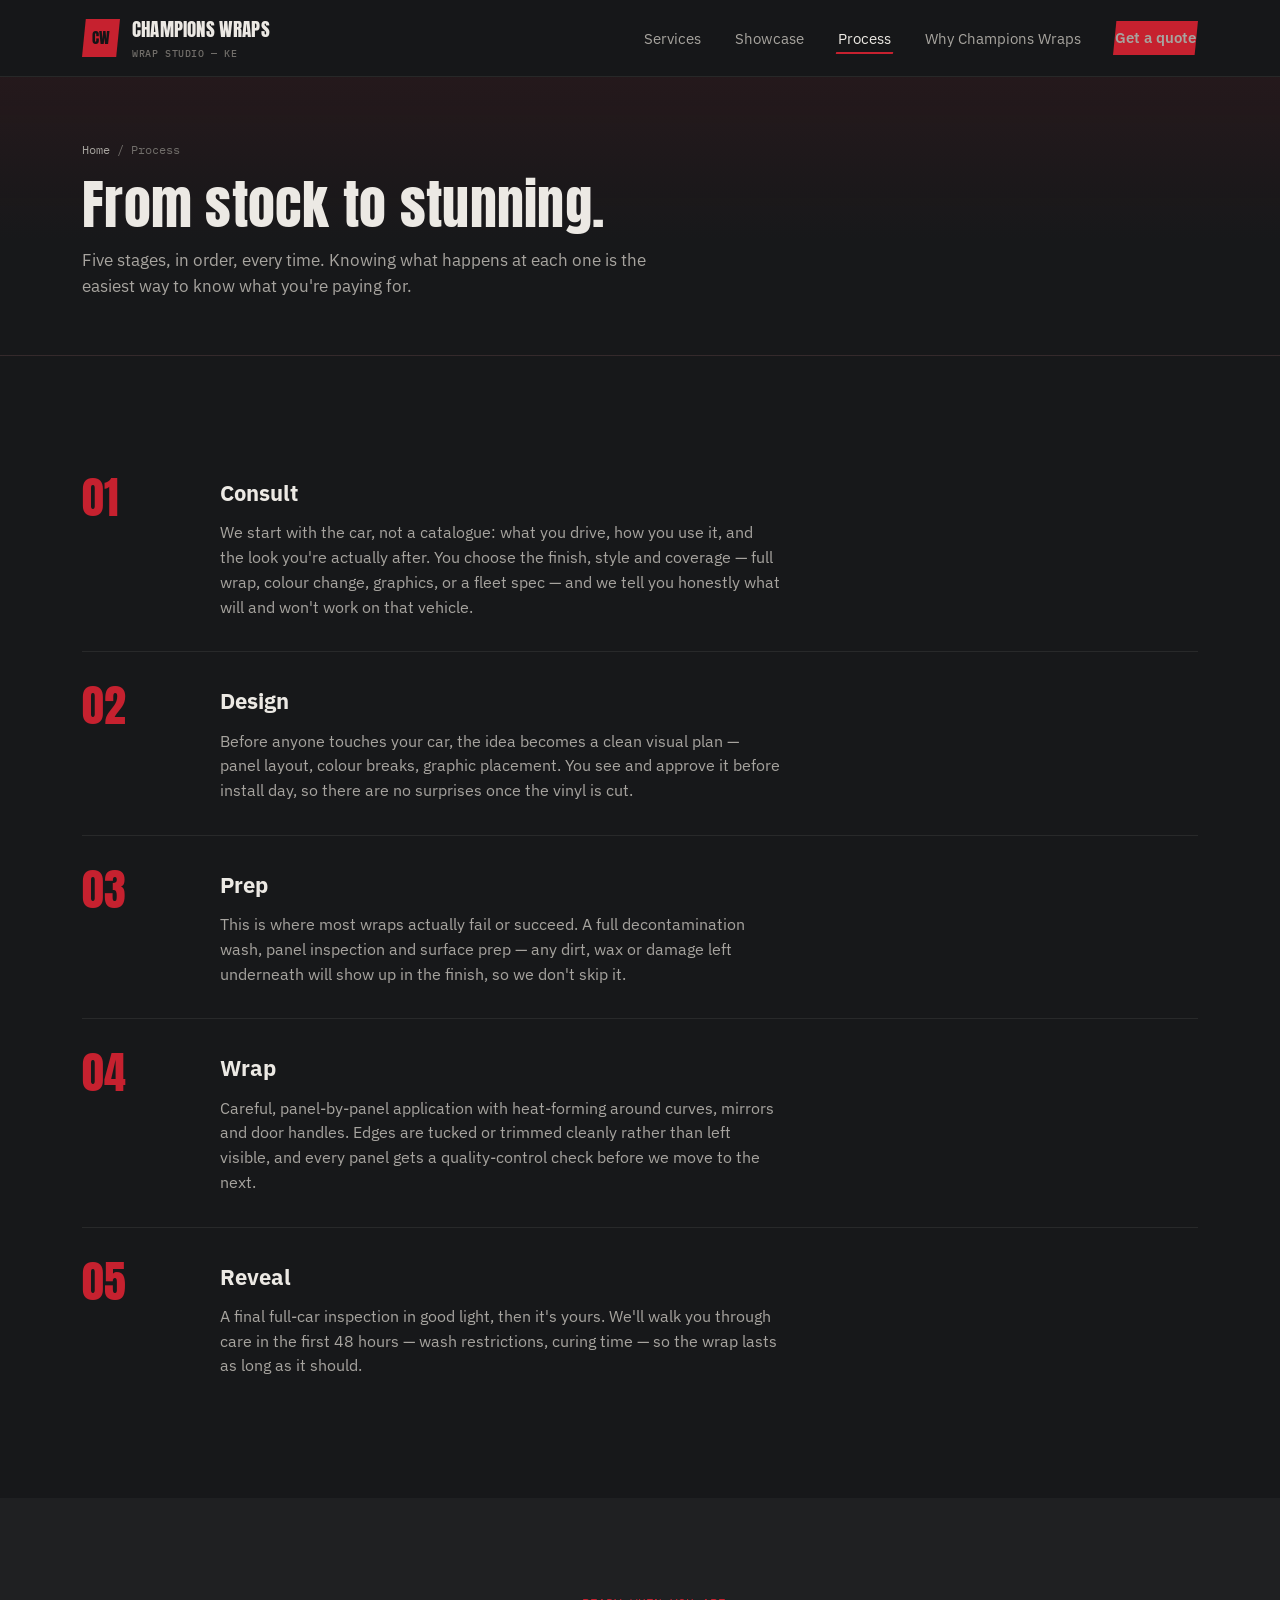
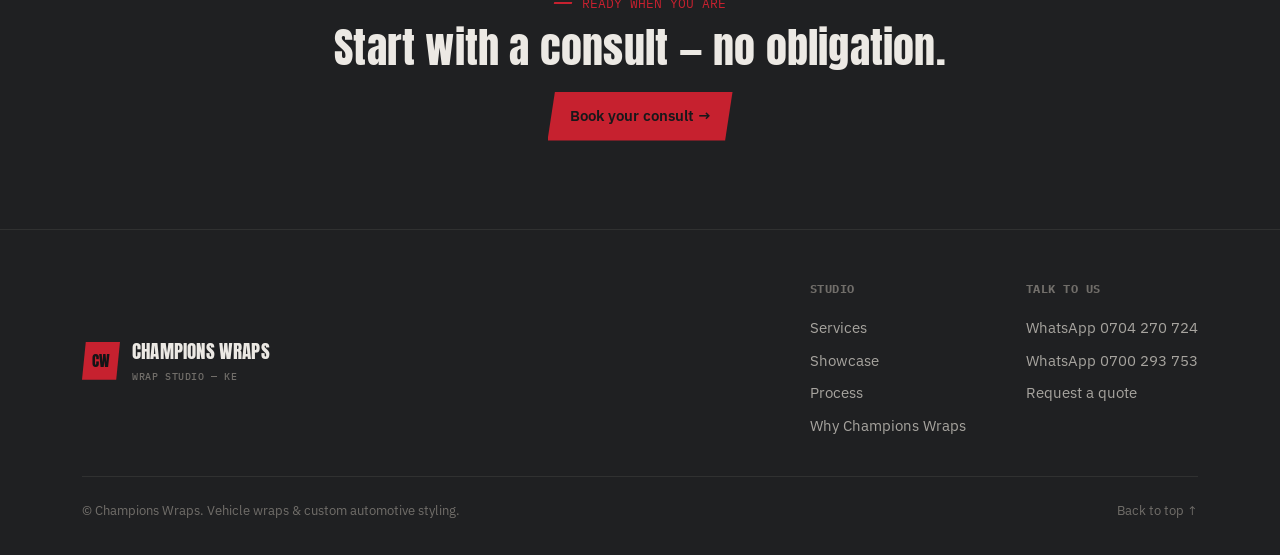
<file: process.html>
<!DOCTYPE html>
<html lang="en">
<head>
<meta charset="UTF-8">
<meta name="viewport" content="width=device-width, initial-scale=1.0">
<title>Process — Champions Wraps</title>
<meta name="description" content="How a Champions Wraps job runs, from first consult to final reveal.">
<link rel="stylesheet" href="css/style.css">
</head>
<body>

<header class="site-header">
  <nav class="nav wrap">
    <a href="index.html" class="brand">
      <span class="brand-mark">CW</span>
      <span>CHAMPIONS WRAPS<small>WRAP STUDIO — KE</small></span>
    </a>
    <ul class="nav-links" id="nav-links">
      <li><a href="services.html">Services</a></li>
      <li><a href="showcase.html">Showcase</a></li>
      <li><a href="process.html" aria-current="page">Process</a></li>
      <li><a href="about.html">Why Champions Wraps</a></li>
      <li class="nav-cta"><a href="quote.html" class="btn btn-primary">Get a quote</a></li>
    </ul>
    <button class="nav-toggle" aria-label="Toggle menu" aria-expanded="false"><span></span></button>
  </nav>
</header>

<main>
  <section class="page-hero">
    <div class="wrap">
      <div class="crumb"><a href="index.html">Home</a> / Process</div>
      <h1 class="display">From stock to stunning.</h1>
      <p class="lede">Five stages, in order, every time. Knowing what happens at each one is the easiest way to know what you're paying for.</p>
    </div>
  </section>

  <section>
    <div class="wrap">
      <div style="display:flex; flex-direction:column;">

        <div style="display:grid; grid-template-columns:110px 1fr; gap:28px; padding:32px 0; border-bottom:1px solid var(--line-soft);">
          <div class="display" style="font-size:44px; color:var(--red);">01</div>
          <div>
            <h3 style="font-size:22px; margin-bottom:10px;">Consult</h3>
            <p style="color:var(--text-dim); max-width:56ch;">We start with the car, not a catalogue: what you drive, how you use it, and the look you're actually after. You choose the finish, style and coverage — full wrap, colour change, graphics, or a fleet spec — and we tell you honestly what will and won't work on that vehicle.</p>
          </div>
        </div>

        <div style="display:grid; grid-template-columns:110px 1fr; gap:28px; padding:32px 0; border-bottom:1px solid var(--line-soft);">
          <div class="display" style="font-size:44px; color:var(--red);">02</div>
          <div>
            <h3 style="font-size:22px; margin-bottom:10px;">Design</h3>
            <p style="color:var(--text-dim); max-width:56ch;">Before anyone touches your car, the idea becomes a clean visual plan — panel layout, colour breaks, graphic placement. You see and approve it before install day, so there are no surprises once the vinyl is cut.</p>
          </div>
        </div>

        <div style="display:grid; grid-template-columns:110px 1fr; gap:28px; padding:32px 0; border-bottom:1px solid var(--line-soft);">
          <div class="display" style="font-size:44px; color:var(--red);">03</div>
          <div>
            <h3 style="font-size:22px; margin-bottom:10px;">Prep</h3>
            <p style="color:var(--text-dim); max-width:56ch;">This is where most wraps actually fail or succeed. A full decontamination wash, panel inspection and surface prep — any dirt, wax or damage left underneath will show up in the finish, so we don't skip it.</p>
          </div>
        </div>

        <div style="display:grid; grid-template-columns:110px 1fr; gap:28px; padding:32px 0; border-bottom:1px solid var(--line-soft);">
          <div class="display" style="font-size:44px; color:var(--red);">04</div>
          <div>
            <h3 style="font-size:22px; margin-bottom:10px;">Wrap</h3>
            <p style="color:var(--text-dim); max-width:56ch;">Careful, panel-by-panel application with heat-forming around curves, mirrors and door handles. Edges are tucked or trimmed cleanly rather than left visible, and every panel gets a quality-control check before we move to the next.</p>
          </div>
        </div>

        <div style="display:grid; grid-template-columns:110px 1fr; gap:28px; padding:32px 0;">
          <div class="display" style="font-size:44px; color:var(--red);">05</div>
          <div>
            <h3 style="font-size:22px; margin-bottom:10px;">Reveal</h3>
            <p style="color:var(--text-dim); max-width:56ch;">A final full-car inspection in good light, then it's yours. We'll walk you through care in the first 48 hours — wash restrictions, curing time — so the wrap lasts as long as it should.</p>
          </div>
        </div>

      </div>
    </div>
  </section>

  <section style="background:var(--bg-panel); text-align:center;">
    <div class="wrap">
      <div class="kicker" style="justify-content:center;">READY WHEN YOU ARE</div>
      <h2 class="display" style="font-size:clamp(28px,3.8vw,42px); margin-bottom:24px;">Start with a consult — no obligation.</h2>
      <a href="quote.html" class="btn btn-primary">Book your consult →</a>
    </div>
  </section>
</main>

<footer>
  <div class="wrap">
    <div class="footer-top">
      <a href="index.html" class="brand">
        <span class="brand-mark">CW</span>
        <span>CHAMPIONS WRAPS<small>WRAP STUDIO — KE</small></span>
      </a>
      <div class="footer-cols">
        <div class="footer-col">
          <h4>STUDIO</h4>
          <a href="services.html">Services</a>
          <a href="showcase.html">Showcase</a>
          <a href="process.html">Process</a>
          <a href="about.html">Why Champions Wraps</a>
        </div>
        <div class="footer-col">
          <h4>TALK TO US</h4>
          <a href="https://wa.me/254704270724" target="_blank" rel="noopener">WhatsApp 0704 270 724</a>
          <a href="https://wa.me/254700293753" target="_blank" rel="noopener">WhatsApp 0700 293 753</a>
          <a href="quote.html">Request a quote</a>
        </div>
      </div>
    </div>
    <div class="footer-bottom">
      <span>© Champions Wraps. Vehicle wraps &amp; custom automotive styling.</span>
      <a href="#top">Back to top ↑</a>
    </div>
  </div>
</footer>

<script src="js/script.js"></script>
</body>
</html>
</file>
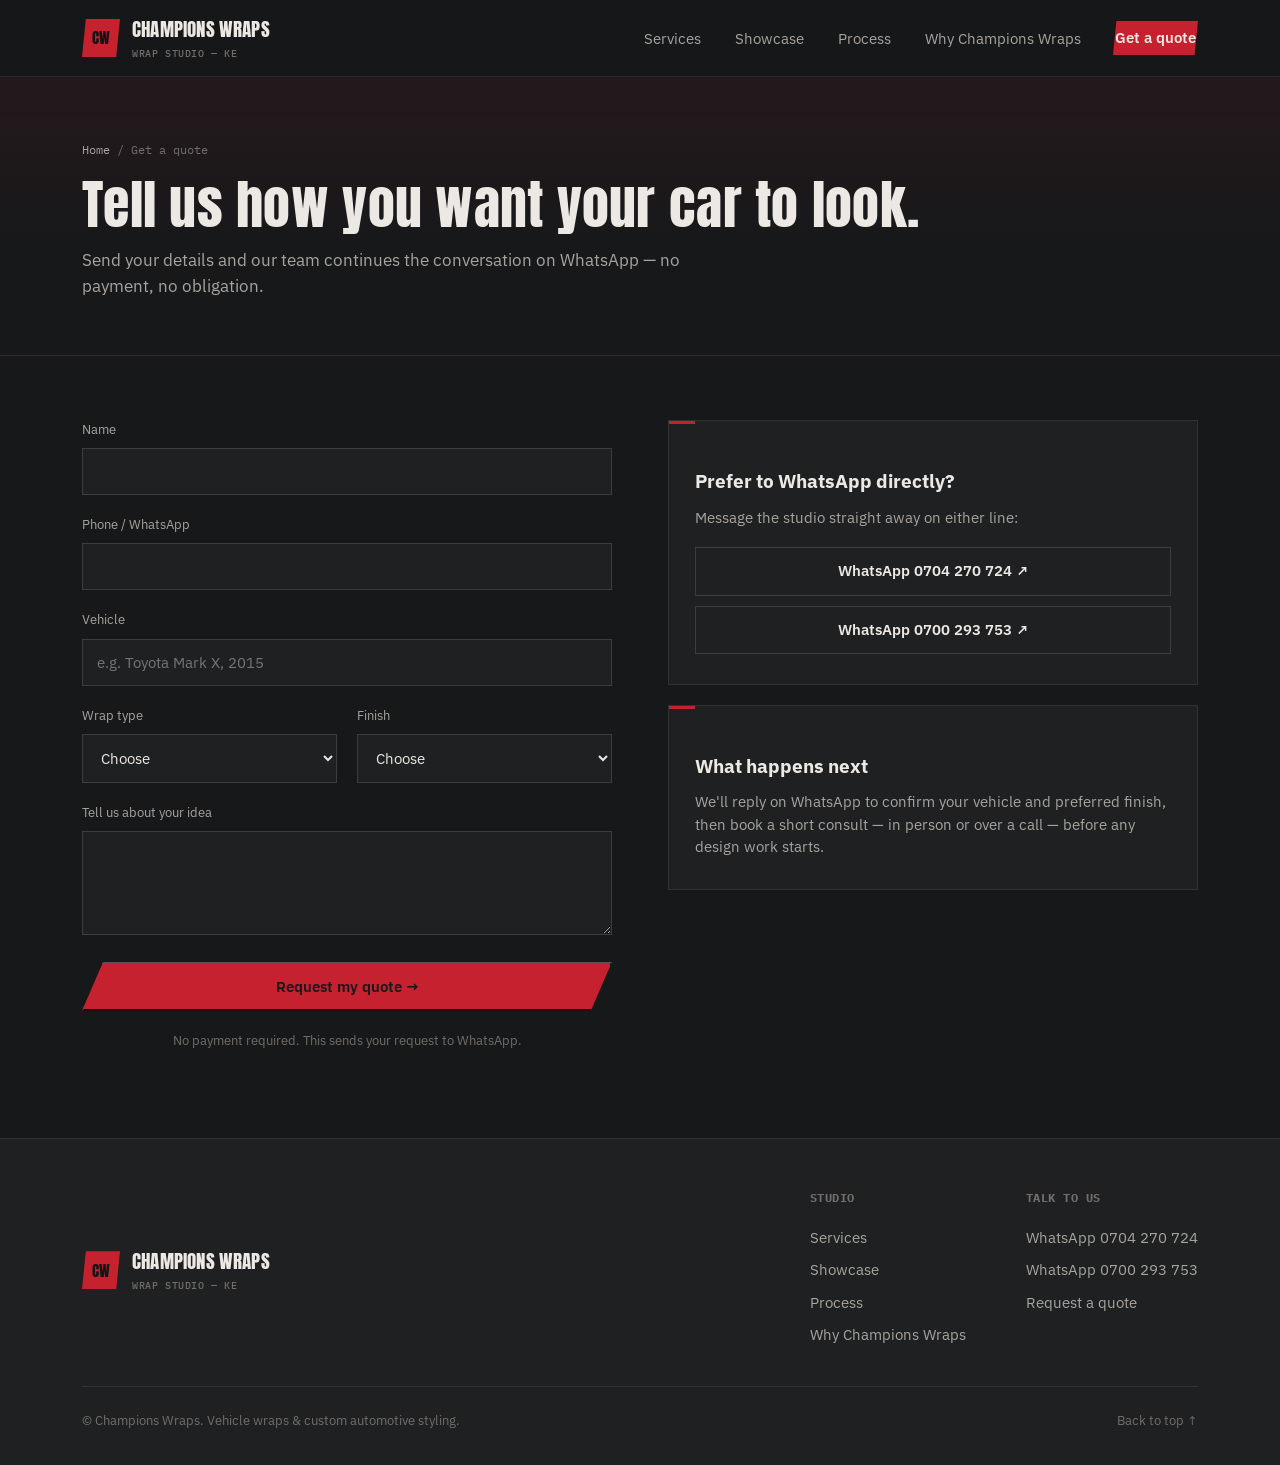
<file: quote.html>
<!DOCTYPE html>
<html lang="en">
<head>
<meta charset="UTF-8">
<meta name="viewport" content="width=device-width, initial-scale=1.0">
<title>Get a Quote — Champions Wraps</title>
<meta name="description" content="Request a vehicle wrap quote from Champions Wraps, Kenya. No payment required — sends straight to WhatsApp.">
<link rel="stylesheet" href="css/style.css">
</head>
<body>

<header class="site-header">
  <nav class="nav wrap">
    <a href="index.html" class="brand">
      <span class="brand-mark">CW</span>
      <span>CHAMPIONS WRAPS<small>WRAP STUDIO — KE</small></span>
    </a>
    <ul class="nav-links" id="nav-links">
      <li><a href="services.html">Services</a></li>
      <li><a href="showcase.html">Showcase</a></li>
      <li><a href="process.html">Process</a></li>
      <li><a href="about.html">Why Champions Wraps</a></li>
      <li class="nav-cta"><a href="quote.html" class="btn btn-primary" aria-current="page">Get a quote</a></li>
    </ul>
    <button class="nav-toggle" aria-label="Toggle menu" aria-expanded="false"><span></span></button>
  </nav>
</header>

<main>
  <section class="page-hero">
    <div class="wrap">
      <div class="crumb"><a href="index.html">Home</a> / Get a quote</div>
      <h1 class="display">Tell us how you want your car to look.</h1>
      <p class="lede">Send your details and our team continues the conversation on WhatsApp — no payment, no obligation.</p>
    </div>
  </section>

  <section style="padding-top:64px;">
    <div class="wrap grid-2" style="gap:56px; align-items:start;">

      <form id="quote-form" novalidate>
        <div style="display:flex; flex-direction:column; gap:20px;">
          <div>
            <label style="display:block; font-size:13px; color:var(--text-dim); margin-bottom:8px;">Name</label>
            <input type="text" name="name" required style="width:100%; background:var(--bg-panel); border:1px solid var(--line); color:var(--text); padding:13px 14px; font-family:inherit; font-size:15px;">
          </div>
          <div>
            <label style="display:block; font-size:13px; color:var(--text-dim); margin-bottom:8px;">Phone / WhatsApp</label>
            <input type="tel" name="phone" required style="width:100%; background:var(--bg-panel); border:1px solid var(--line); color:var(--text); padding:13px 14px; font-family:inherit; font-size:15px;">
          </div>
          <div>
            <label style="display:block; font-size:13px; color:var(--text-dim); margin-bottom:8px;">Vehicle</label>
            <input type="text" name="vehicle" placeholder="e.g. Toyota Mark X, 2015" style="width:100%; background:var(--bg-panel); border:1px solid var(--line); color:var(--text); padding:13px 14px; font-family:inherit; font-size:15px;">
          </div>
          <div class="grid-2" style="gap:20px;">
            <div>
              <label style="display:block; font-size:13px; color:var(--text-dim); margin-bottom:8px;">Wrap type</label>
              <select name="wrapType" style="width:100%; background:var(--bg-panel); border:1px solid var(--line); color:var(--text); padding:13px 14px; font-family:inherit; font-size:15px;">
                <option value="">Choose</option>
                <option>Full car wrap</option>
                <option>Colour change</option>
                <option>Custom graphics</option>
                <option>Business / fleet branding</option>
                <option>Not sure — advise me</option>
              </select>
            </div>
            <div>
              <label style="display:block; font-size:13px; color:var(--text-dim); margin-bottom:8px;">Finish</label>
              <select name="finish" style="width:100%; background:var(--bg-panel); border:1px solid var(--line); color:var(--text); padding:13px 14px; font-family:inherit; font-size:15px;">
                <option value="">Choose</option>
                <option>Gloss</option>
                <option>Matte</option>
                <option>Satin</option>
                <option>Metallic</option>
                <option>Special effect</option>
              </select>
            </div>
          </div>
          <div>
            <label style="display:block; font-size:13px; color:var(--text-dim); margin-bottom:8px;">Tell us about your idea</label>
            <textarea name="notes" rows="4" style="width:100%; background:var(--bg-panel); border:1px solid var(--line); color:var(--text); padding:13px 14px; font-family:inherit; font-size:15px; resize:vertical;"></textarea>
          </div>
          <button type="submit" class="btn btn-primary btn-block">Request my quote →</button>
          <p style="text-align:center; color:var(--text-faint); font-size:12.5px;">No payment required. This sends your request to WhatsApp.</p>
        </div>
      </form>

      <div>
        <div class="card" style="margin-bottom:20px;">
          <h3>Prefer to WhatsApp directly?</h3>
          <p style="margin-bottom:18px;">Message the studio straight away on either line:</p>
          <div style="display:flex; flex-direction:column; gap:10px;">
            <a href="https://wa.me/254704270724" target="_blank" rel="noopener" class="btn btn-ghost btn-block">WhatsApp 0704 270 724 ↗</a>
            <a href="https://wa.me/254700293753" target="_blank" rel="noopener" class="btn btn-ghost btn-block">WhatsApp 0700 293 753 ↗</a>
          </div>
        </div>
        <div class="card">
          <h3>What happens next</h3>
          <p>We'll reply on WhatsApp to confirm your vehicle and preferred finish, then book a short consult — in person or over a call — before any design work starts.</p>
        </div>
      </div>

    </div>
  </section>
</main>

<footer>
  <div class="wrap">
    <div class="footer-top">
      <a href="index.html" class="brand">
        <span class="brand-mark">CW</span>
        <span>CHAMPIONS WRAPS<small>WRAP STUDIO — KE</small></span>
      </a>
      <div class="footer-cols">
        <div class="footer-col">
          <h4>STUDIO</h4>
          <a href="services.html">Services</a>
          <a href="showcase.html">Showcase</a>
          <a href="process.html">Process</a>
          <a href="about.html">Why Champions Wraps</a>
        </div>
        <div class="footer-col">
          <h4>TALK TO US</h4>
          <a href="https://wa.me/254704270724" target="_blank" rel="noopener">WhatsApp 0704 270 724</a>
          <a href="https://wa.me/254700293753" target="_blank" rel="noopener">WhatsApp 0700 293 753</a>
          <a href="quote.html">Request a quote</a>
        </div>
      </div>
    </div>
    <div class="footer-bottom">
      <span>© Champions Wraps. Vehicle wraps &amp; custom automotive styling.</span>
      <a href="#top">Back to top ↑</a>
    </div>
  </div>
</footer>

<script src="js/script.js"></script>
</body>
</html>
</file>
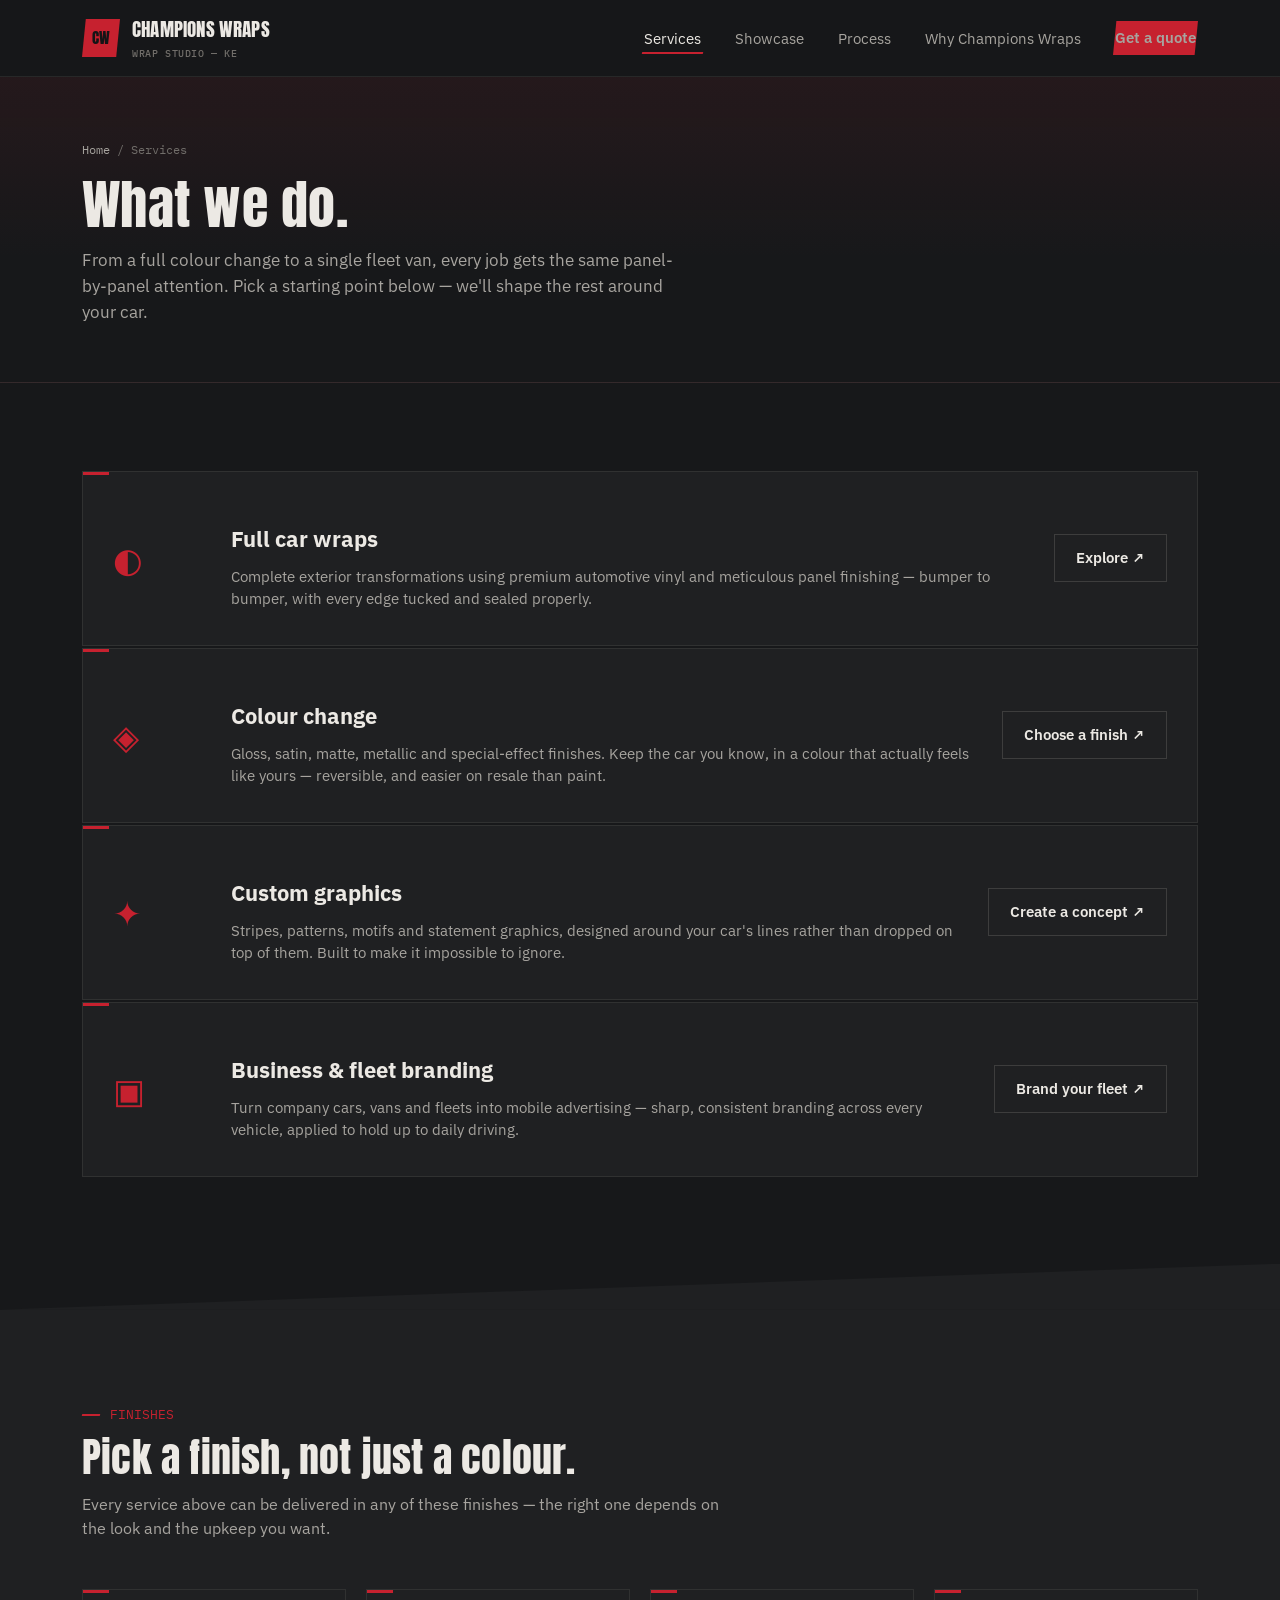
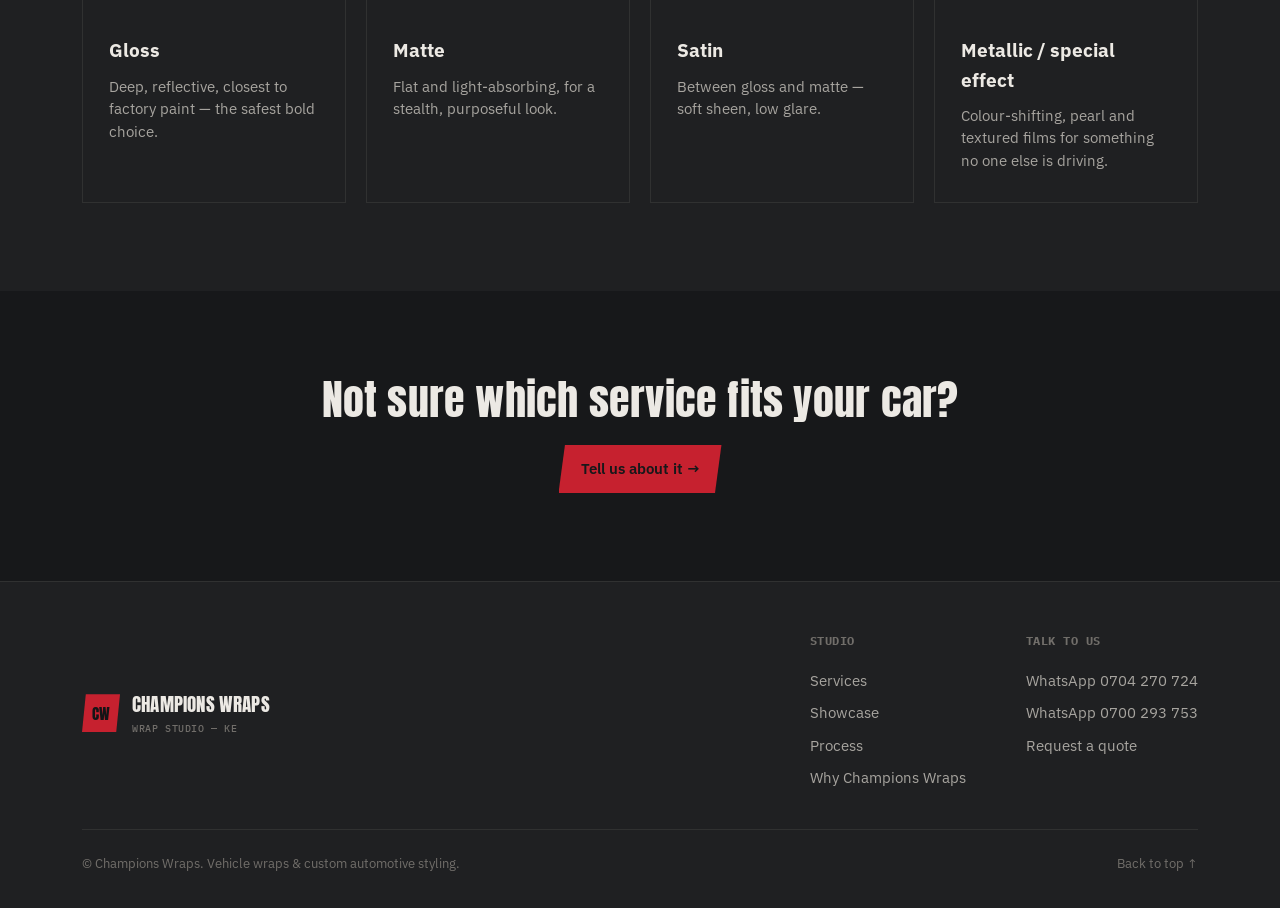
<file: services.html>
<!DOCTYPE html>
<html lang="en">
<head>
<meta charset="UTF-8">
<meta name="viewport" content="width=device-width, initial-scale=1.0">
<title>Services — Champions Wraps</title>
<meta name="description" content="Full car wraps, colour change, custom graphics and business fleet branding — vehicle wrap services from Champions Wraps, Kenya.">
<link rel="stylesheet" href="css/style.css">
</head>
<body>

<header class="site-header">
  <nav class="nav wrap">
    <a href="index.html" class="brand">
      <span class="brand-mark">CW</span>
      <span>CHAMPIONS WRAPS<small>WRAP STUDIO — KE</small></span>
    </a>
    <ul class="nav-links" id="nav-links">
      <li><a href="services.html" aria-current="page">Services</a></li>
      <li><a href="showcase.html">Showcase</a></li>
      <li><a href="process.html">Process</a></li>
      <li><a href="about.html">Why Champions Wraps</a></li>
      <li class="nav-cta"><a href="quote.html" class="btn btn-primary">Get a quote</a></li>
    </ul>
    <button class="nav-toggle" aria-label="Toggle menu" aria-expanded="false"><span></span></button>
  </nav>
</header>

<main>
  <section class="page-hero">
    <div class="wrap">
      <div class="crumb"><a href="index.html">Home</a> / Services</div>
      <h1 class="display">What we do.</h1>
      <p class="lede">From a full colour change to a single fleet van, every job gets the same panel-by-panel attention. Pick a starting point below — we'll shape the rest around your car.</p>
    </div>
  </section>

  <section>
    <div class="wrap">
      <div style="display:flex; flex-direction:column; gap:2px;">

        <div class="card" style="display:grid; grid-template-columns: 90px 1fr auto; gap:28px; align-items:center; padding:34px 30px;">
          <div class="glyph" style="font-size:34px;">◐</div>
          <div>
            <h3 style="font-size:22px;">Full car wraps</h3>
            <p>Complete exterior transformations using premium automotive vinyl and meticulous panel finishing — bumper to bumper, with every edge tucked and sealed properly.</p>
          </div>
          <a href="quote.html?service=full-wrap" class="btn btn-ghost">Explore ↗</a>
        </div>

        <div class="card" style="display:grid; grid-template-columns: 90px 1fr auto; gap:28px; align-items:center; padding:34px 30px;">
          <div class="glyph" style="font-size:34px;">◈</div>
          <div>
            <h3 style="font-size:22px;">Colour change</h3>
            <p>Gloss, satin, matte, metallic and special-effect finishes. Keep the car you know, in a colour that actually feels like yours — reversible, and easier on resale than paint.</p>
          </div>
          <a href="quote.html?service=colour-change" class="btn btn-ghost">Choose a finish ↗</a>
        </div>

        <div class="card" style="display:grid; grid-template-columns: 90px 1fr auto; gap:28px; align-items:center; padding:34px 30px;">
          <div class="glyph" style="font-size:34px;">✦</div>
          <div>
            <h3 style="font-size:22px;">Custom graphics</h3>
            <p>Stripes, patterns, motifs and statement graphics, designed around your car's lines rather than dropped on top of them. Built to make it impossible to ignore.</p>
          </div>
          <a href="quote.html?service=custom-graphics" class="btn btn-ghost">Create a concept ↗</a>
        </div>

        <div class="card" style="display:grid; grid-template-columns: 90px 1fr auto; gap:28px; align-items:center; padding:34px 30px;">
          <div class="glyph" style="font-size:34px;">▣</div>
          <div>
            <h3 style="font-size:22px;">Business &amp; fleet branding</h3>
            <p>Turn company cars, vans and fleets into mobile advertising — sharp, consistent branding across every vehicle, applied to hold up to daily driving.</p>
          </div>
          <a href="quote.html?service=fleet-branding" class="btn btn-ghost">Brand your fleet ↗</a>
        </div>

      </div>
    </div>
  </section>

  <div class="diag-divider"></div>

  <section style="background:var(--bg-panel); padding-top:88px;">
    <div class="wrap">
      <div class="section-head">
        <div class="kicker">FINISHES</div>
        <h2 class="display">Pick a finish, not just a colour.</h2>
        <p>Every service above can be delivered in any of these finishes — the right one depends on the look and the upkeep you want.</p>
      </div>
      <div class="grid-4">
        <div class="card"><h3>Gloss</h3><p>Deep, reflective, closest to factory paint — the safest bold choice.</p></div>
        <div class="card"><h3>Matte</h3><p>Flat and light-absorbing, for a stealth, purposeful look.</p></div>
        <div class="card"><h3>Satin</h3><p>Between gloss and matte — soft sheen, low glare.</p></div>
        <div class="card"><h3>Metallic / special effect</h3><p>Colour-shifting, pearl and textured films for something no one else is driving.</p></div>
      </div>
    </div>
  </section>

  <section style="text-align:center;">
    <div class="wrap">
      <h2 class="display" style="font-size:clamp(28px,3.8vw,42px); margin-bottom:24px;">Not sure which service fits your car?</h2>
      <a href="quote.html" class="btn btn-primary">Tell us about it →</a>
    </div>
  </section>
</main>

<footer>
  <div class="wrap">
    <div class="footer-top">
      <a href="index.html" class="brand">
        <span class="brand-mark">CW</span>
        <span>CHAMPIONS WRAPS<small>WRAP STUDIO — KE</small></span>
      </a>
      <div class="footer-cols">
        <div class="footer-col">
          <h4>STUDIO</h4>
          <a href="services.html">Services</a>
          <a href="showcase.html">Showcase</a>
          <a href="process.html">Process</a>
          <a href="about.html">Why Champions Wraps</a>
        </div>
        <div class="footer-col">
          <h4>TALK TO US</h4>
          <a href="https://wa.me/254704270724" target="_blank" rel="noopener">WhatsApp 0704 270 724</a>
          <a href="https://wa.me/254700293753" target="_blank" rel="noopener">WhatsApp 0700 293 753</a>
          <a href="quote.html">Request a quote</a>
        </div>
      </div>
    </div>
    <div class="footer-bottom">
      <span>© Champions Wraps. Vehicle wraps &amp; custom automotive styling.</span>
      <a href="#top">Back to top ↑</a>
    </div>
  </div>
</footer>

<script src="js/script.js"></script>
</body>
</html>
</file>
<file: css/style.css>
/* =========================================================
   CHAMPIONS WRAPS — shared stylesheet
   Design concept: the panel line. A vinyl wrap is applied in
   sections and cut at a seam — every divider, card edge and
   underline in this system is a straight diagonal cut, the
   same angle throughout, standing in for that seam line.
   ========================================================= */

@import url('https://fonts.googleapis.com/css2?family=Anton&family=IBM+Plex+Sans:ital,wght@0,400;0,500;0,600;0,700;1,400&family=IBM+Plex+Mono:wght@500&display=swap');

:root{
  --bg:        #17181A;
  --bg-panel:  #1F2022;
  --bg-panel-2:#26272A;
  --line:      rgba(236,233,228,0.14);
  --line-soft: rgba(236,233,228,0.08);
  --text:      #ECE9E4;
  --text-dim:  #A7A49F;
  --text-faint:#716E6A;
  --red:       #C6212F;
  --red-dark:  #8E1721;
  --steel:     #9CA4AC;
  --cut: 14deg;                 /* the one repeating diagonal */
  --maxw: 1180px;
}

*{ box-sizing: border-box; }
html{ scroll-behavior: smooth; }
body{
  margin:0;
  background: var(--bg);
  color: var(--text);
  font-family: 'IBM Plex Sans', sans-serif;
  font-size: 16px;
  line-height: 1.55;
  -webkit-font-smoothing: antialiased;
}
img{ max-width:100%; display:block; }
a{ color: inherit; text-decoration:none; }
h1,h2,h3,h4{ margin:0; font-weight:700; }
p{ margin:0; }
ul{ margin:0; padding:0; list-style:none; }
button{ font-family: inherit; cursor:pointer; }

.display{
  font-family:'Anton', sans-serif;
  font-weight:400;
  letter-spacing: 0.005em;
  line-height: 0.98;
  text-transform: none;
}

.wrap{
  max-width: var(--maxw);
  margin: 0 auto;
  padding: 0 32px;
}
@media (max-width:640px){ .wrap{ padding:0 20px; } }

:focus-visible{
  outline: 2px solid var(--red);
  outline-offset: 3px;
}
@media (prefers-reduced-motion: reduce){
  *{ animation-duration:0.001ms !important; transition-duration:0.001ms !important; }
}

/* ---------- kicker (section tag) ---------- */
.kicker{
  display:inline-flex;
  align-items:center;
  gap:10px;
  font-family:'IBM Plex Mono', monospace;
  font-size: 12.5px;
  color: var(--red);
  margin-bottom: 14px;
}
.kicker::before{
  content:"";
  width: 18px;
  height: 2px;
  background: var(--red);
  transform: skewX(calc(-1 * var(--cut)));
}

/* ---------- header / nav ---------- */
.site-header{
  position: sticky;
  top:0;
  z-index: 50;
  background: rgba(23,24,26,0.92);
  backdrop-filter: blur(8px);
  border-bottom: 1px solid var(--line-soft);
}
.nav{
  display:flex;
  align-items:center;
  justify-content:space-between;
  height: 76px;
}
.brand{
  display:flex;
  align-items:center;
  gap:12px;
  font-family:'Anton', sans-serif;
  font-size: 19px;
  letter-spacing: 0.01em;
}
.brand-mark{
  width: 38px;
  height: 38px;
  background: var(--red);
  color:#141416;
  display:flex;
  align-items:center;
  justify-content:center;
  font-family:'Anton', sans-serif;
  font-size: 15px;
  clip-path: polygon(10% 0, 100% 0, 90% 100%, 0 100%);
}
.brand small{
  display:block;
  font-family:'IBM Plex Mono', monospace;
  font-size: 10px;
  letter-spacing: 0.06em;
  color: var(--text-faint);
  font-weight: 500;
  margin-top: 2px;
}

.nav-links{
  display:flex;
  align-items:center;
  gap: 30px;
}
.nav-links a{
  position:relative;
  font-size: 14.5px;
  color: var(--text-dim);
  padding: 6px 2px;
}
.nav-links a:hover{ color: var(--text); }
.nav-links a::after{
  content:"";
  position:absolute;
  left:0; right:0; bottom:0;
  height:2px;
  background: var(--red);
  transform-origin: left;
  transform: scaleX(0) skewX(calc(-1 * var(--cut)));
  transition: transform .22s ease;
}
.nav-links a:hover::after,
.nav-links a[aria-current="page"]::after{ transform: scaleX(1) skewX(calc(-1 * var(--cut))); }
.nav-links a[aria-current="page"]{ color: var(--text); }

.nav-cta{
  display:inline-flex;
  align-items:center;
  gap:8px;
}

.nav-toggle{
  display:none;
  background:none;
  border:none;
  color: var(--text);
  width: 40px;
  height: 40px;
  align-items:center;
  justify-content:center;
}
.nav-toggle span,
.nav-toggle span::before,
.nav-toggle span::after{
  content:"";
  display:block;
  width: 22px;
  height: 2px;
  background: currentColor;
  position:relative;
  transition: transform .2s ease, opacity .2s ease;
}
.nav-toggle span::before{ position:absolute; top:-7px; }
.nav-toggle span::after{ position:absolute; top:7px; }

@media (max-width: 860px){
  .nav-links{
    position:fixed;
    inset: 76px 0 0 0;
    background: var(--bg);
    flex-direction:column;
    align-items: stretch;
    padding: 10px 24px 24px;
    gap: 0;
    transform: translateY(-8px);
    opacity:0;
    pointer-events:none;
    transition: opacity .18s ease, transform .18s ease;
    border-top: 1px solid var(--line-soft);
  }
  .nav-links.open{ opacity:1; pointer-events:auto; transform: translateY(0); }
  .nav-links a{ padding: 16px 4px; border-bottom: 1px solid var(--line-soft); font-size: 16px; }
  .nav-links a::after{ display:none; }
  .nav-cta{ margin-top: 18px; }
  .nav-toggle{ display:flex; }
}

/* ---------- buttons ---------- */
.btn{
  display:inline-flex;
  align-items:center;
  gap: 10px;
  padding: 13px 22px;
  font-size: 14.5px;
  font-weight: 600;
  white-space: nowrap;
  clip-path: polygon(4% 0, 100% 0, 96% 100%, 0% 100%);
}
.btn-primary{ background: var(--red); color:#17181A; }
.btn-primary:hover{ background:#DA2A39; }
.btn-ghost{ background: transparent; color: var(--text); border:1px solid var(--line); clip-path:none; padding:12px 21px; }
.btn-ghost:hover{ border-color: var(--steel); }
.btn-block{ width:100%; justify-content:center; }

/* ---------- page hero (interior pages) ---------- */
.page-hero{
  padding: 64px 0 56px;
  border-bottom: 1px solid var(--line-soft);
  background:
    linear-gradient(180deg, rgba(198,33,47,0.08), transparent 60%);
}
.page-hero h1{ font-size: clamp(34px, 5vw, 54px); }
.page-hero .lede{
  margin-top: 16px;
  max-width: 60ch;
  color: var(--text-dim);
  font-size: 17px;
}
.crumb{
  font-family:'IBM Plex Mono', monospace;
  font-size: 12px;
  color: var(--text-faint);
  margin-bottom: 18px;
}
.crumb a{ color: var(--text-dim); }
.crumb a:hover{ color: var(--red); }

/* ---------- generic section ---------- */
section{ padding: 88px 0; }
@media (max-width:640px){ section{ padding: 60px 0; } }
.section-head{ max-width: 640px; margin-bottom: 48px; }
.section-head h2{ font-size: clamp(28px, 3.6vw, 40px); }
.section-head p{ color: var(--text-dim); margin-top: 14px; font-size: 16px; }

.divider{
  height: 1px;
  background: var(--line-soft);
}
.diag-divider{
  height: 46px;
  background: var(--bg-panel);
  clip-path: polygon(0 100%, 100% 0, 100% 100%);
  margin-top: -1px;
}

/* ---------- cards ---------- */
.card{
  background: var(--bg-panel);
  border: 1px solid var(--line-soft);
  padding: 30px 26px;
  position:relative;
}
.card::before{
  content:"";
  position:absolute;
  top:0; left:0;
  width: 26px;
  height: 3px;
  background: var(--red);
}
.card h3{ font-size: 19px; margin: 16px 0 10px; }
.card p{ color: var(--text-dim); font-size: 14.5px; }
.card .glyph{
  font-family:'Anton', sans-serif;
  font-size: 26px;
  color: var(--red);
}

.grid-2{ display:grid; grid-template-columns: 1fr 1fr; gap: 22px; }
.grid-3{ display:grid; grid-template-columns: repeat(3,1fr); gap: 22px; }
.grid-4{ display:grid; grid-template-columns: repeat(4,1fr); gap: 20px; }
@media (max-width: 900px){
  .grid-3, .grid-4{ grid-template-columns: 1fr 1fr; }
}
@media (max-width: 620px){
  .grid-2, .grid-3, .grid-4{ grid-template-columns: 1fr; }
}

/* ---------- footer ---------- */
footer{
  border-top: 1px solid var(--line-soft);
  padding: 50px 0 34px;
  background: var(--bg-panel);
}
.footer-top{
  display:flex;
  justify-content:space-between;
  gap: 40px;
  flex-wrap:wrap;
  padding-bottom: 34px;
  border-bottom: 1px solid var(--line-soft);
  margin-bottom: 24px;
}
.footer-cols{ display:flex; gap: 60px; flex-wrap:wrap; }
.footer-col h4{
  font-family:'IBM Plex Mono', monospace;
  font-size: 12px;
  color: var(--text-faint);
  letter-spacing: 0.04em;
  margin-bottom: 14px;
}
.footer-col a, .footer-col span{
  display:block;
  color: var(--text-dim);
  font-size: 14.5px;
  padding: 5px 0;
}
.footer-col a:hover{ color: var(--red); }
.footer-bottom{
  display:flex;
  justify-content:space-between;
  color: var(--text-faint);
  font-size: 13px;
  flex-wrap:wrap;
  gap: 10px;
}

/* ---------- utility ---------- */
.text-center{ text-align:center; }
.mt-lg{ margin-top: 40px; }
</file>
